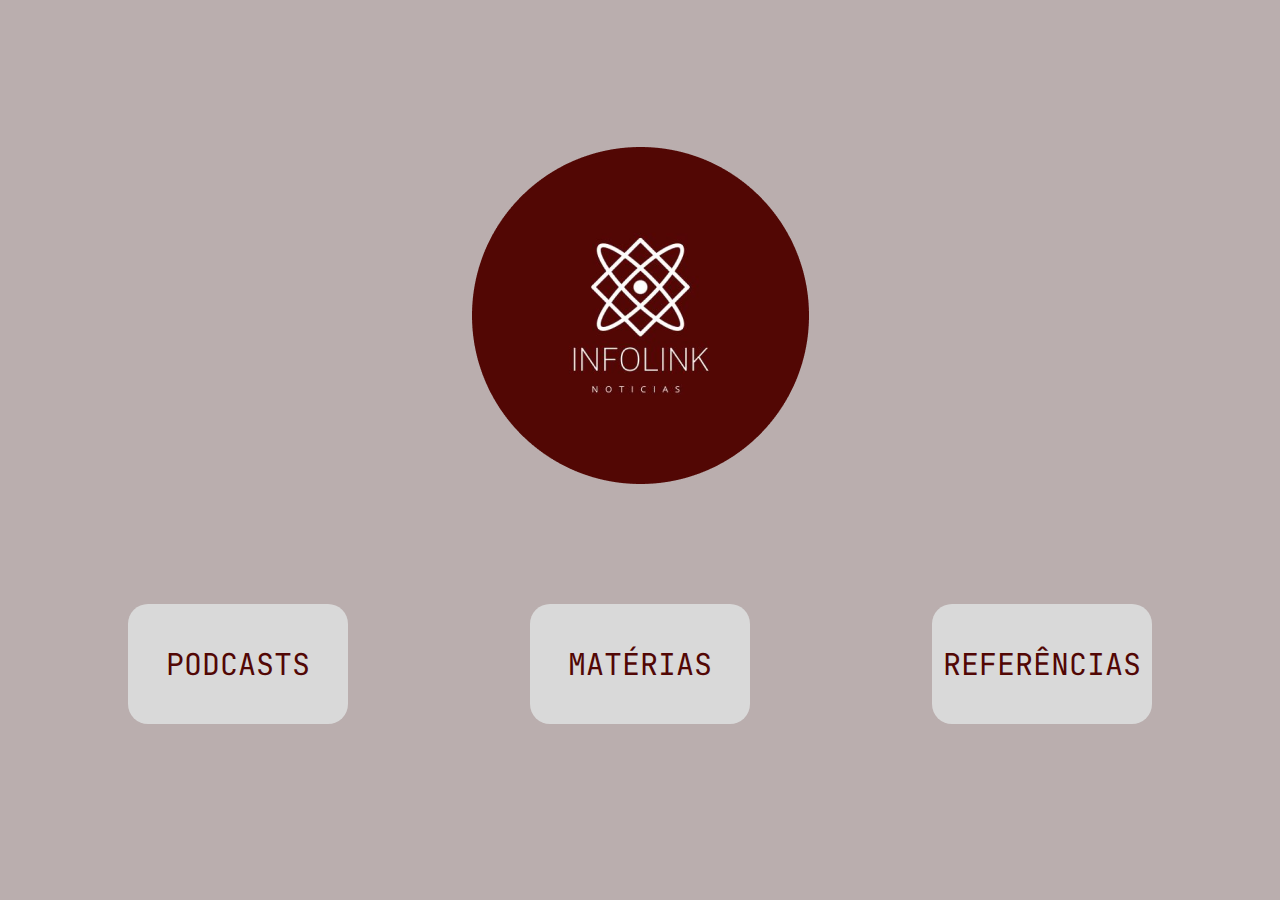
<file: index.html>
<!DOCTYPE html>
<html lang="en">

<head>
    <meta charset="UTF-8">
    <meta http-equiv="X-UA-Compatible" content="IE=edge">
    <meta name="viewport" content="width=device-width, initial-scale=1.0">

    <link rel="preconnect" href="https://fonts.googleapis.com">
    <link rel="preconnect" href="https://fonts.gstatic.com" crossorigin>
    <link href="https://fonts.googleapis.com/css2?family=JetBrains+Mono:wght@400;500;600&display=swap" rel="stylesheet">


    <link rel="stylesheet" href="src/css/reset.css">
    <link rel="stylesheet" href="src/css/style.css">
    <link rel="stylesheet" href="src/css/responsive.css">


    <title>InfoLink</title>
</head>

<body class="container">
    <main class="principal">
        <img class="logo-site" src="src/images/logo.png" alt="logo">

        <div class="menu-buttons">
            <a href="src/pages/podcast.html" class="podcasts-button">PODCASTS</a>
            <a href="src/pages/content.html" class="content-button">MATÉRIAS</a>
            <a href="src/pages/references.html" class="references-button">REFERÊNCIAS</a>
        </div>
    </main>
</body>

</html>
</file>
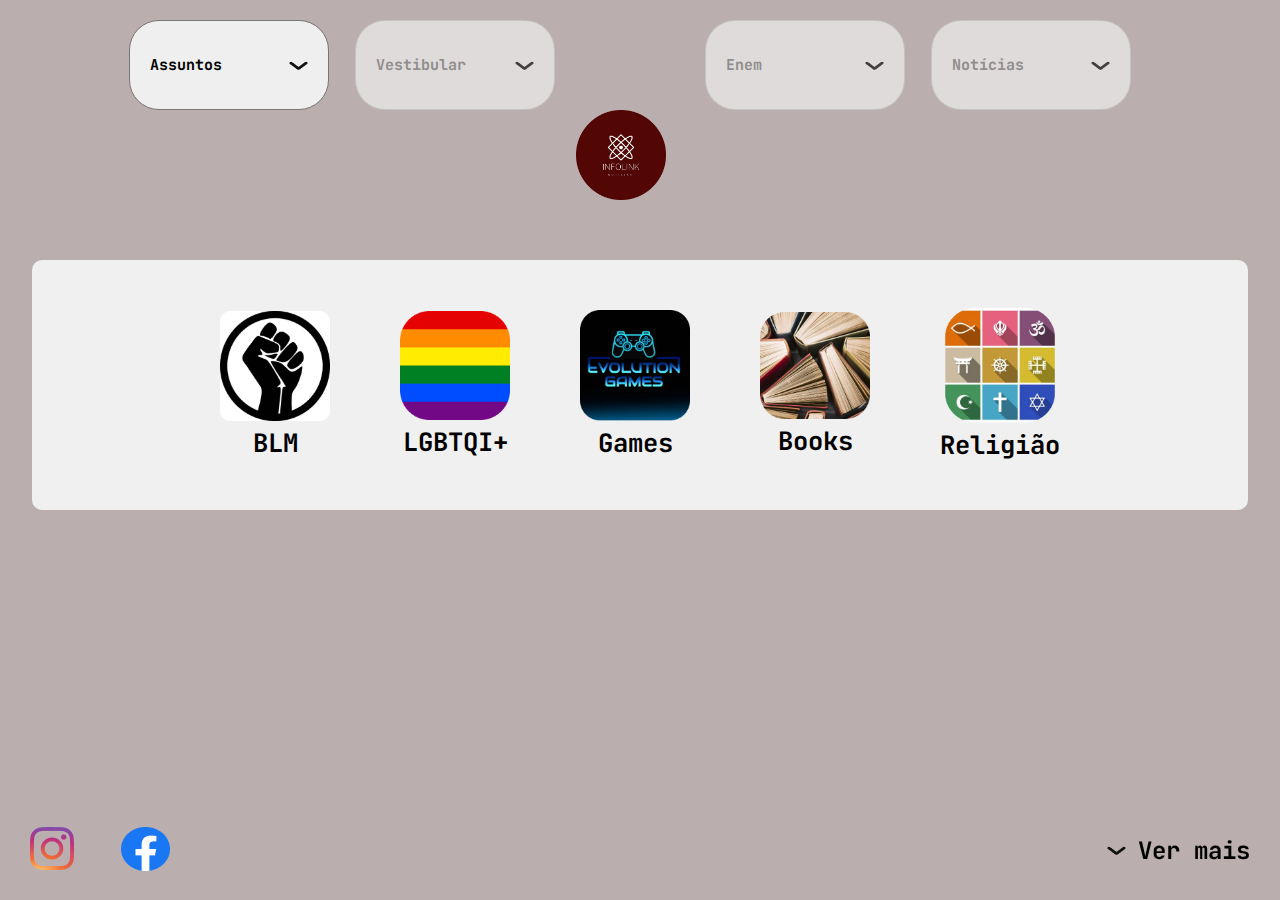
<file: src/pages/content.html>
<!DOCTYPE html>
<html lang="en">

<head>
    <meta charset="UTF-8">
    <meta http-equiv="X-UA-Compatible" content="IE=edge">
    <meta name="viewport" content="width=device-width, initial-scale=1.0">

    <link rel="stylesheet" href="../css/reset.css">
    <link rel="stylesheet" href="../css/content-style.css">
    <link rel="stylesheet" href="../css/content-style-responsive.css">

    <title>Matérias</title>
</head>

<body class="container">

    <header class="header">

        <div class="select-first-division">

            <select name="topics" id="topics">
                <option id="defaultOption" value="" disabled selected hidden>Assuntos</option>
                <option id="cnbOption" value="crime-no-Brasil">Crime no Brasil</option>

            </select>

            <select name="vestibular" id="vestibular" disabled>
                <option value="" disabled selected hidden>Vestibular</option>

            </select>

        </div>

        <img src="../images/logo.png" alt="mini logo">

        <div class="select-last-division">

            <select name="enem" id="enem" disabled>
                <option value="" disabled selected hidden>Enem</option>

            </select>

            <select name="Notices" id="notices" disabled>
                <option value="" disabled selected hidden>Notícias</option>

            </select>
        </div>
    </header>

    <section class="community-container">

        <div class="blm-community">
            <img src="../images/blm.png" alt="blm logo">
            <h2>BLM</h2>
        </div>


        <div class="lgbt-community">
            <img src="../images/lgbt.png" alt="lgbt logo">
            <h2>LGBTQI+</h2>
        </div>


        <div class="games-community">
            <img src="../images/games.png" alt="games logo">
            <h2>Games</h2>
        </div>


        <div class="books-community">
            <img src="../images/books.png" alt="books logo">
            <h2>Books</h2>
        </div>


        <div class="religion-community">
            <img src="../images/religion.png" alt="religiao logo">
            <h2>Religião</h2>
        </div>



    </section>

    <section class="container-illustration close">
        <header class="header-illustration">
            <img class="logo" src="../images/logo.png" alt="mini logo">
            <div class="searchBar">
                <img class="searchIcon" src="../images/search-icon.png" alt="search icon">
                <h2 class="subtitle">Crime no Brasil</h2>
            </div>
            <img id="close-button" src="../images/close.png" alt="symbol X">
        </header>
        <main>
            <img class="paint" src="../images/arte.png" alt="painting in the wall">
            <a class="newsLink" href="../pages/news.html">Começar</a>
        </main>
    </section>

    <footer class="footer">
        <ul class="media">
            <li>
                <a href="" class="link-instagram"><img class="instagram-logo" src="../images/Instagram-icon.png"
                        alt="Instagram logo"></a>
            </li>
            <li>
                <a href="" class="link-facebook"><img class="facebook-logo" src="../images/Facebook-icon.png"
                        alt="Facebook logo"></a>
            </li>
        </ul>

        <div class="see-more">
            <img src="../images/Vector.png" alt="down arrow">
            <h2>Ver mais</h2>
        </div>
    </footer>


    <script src="../js/index.js"></script>
</body>

</html>
</file>
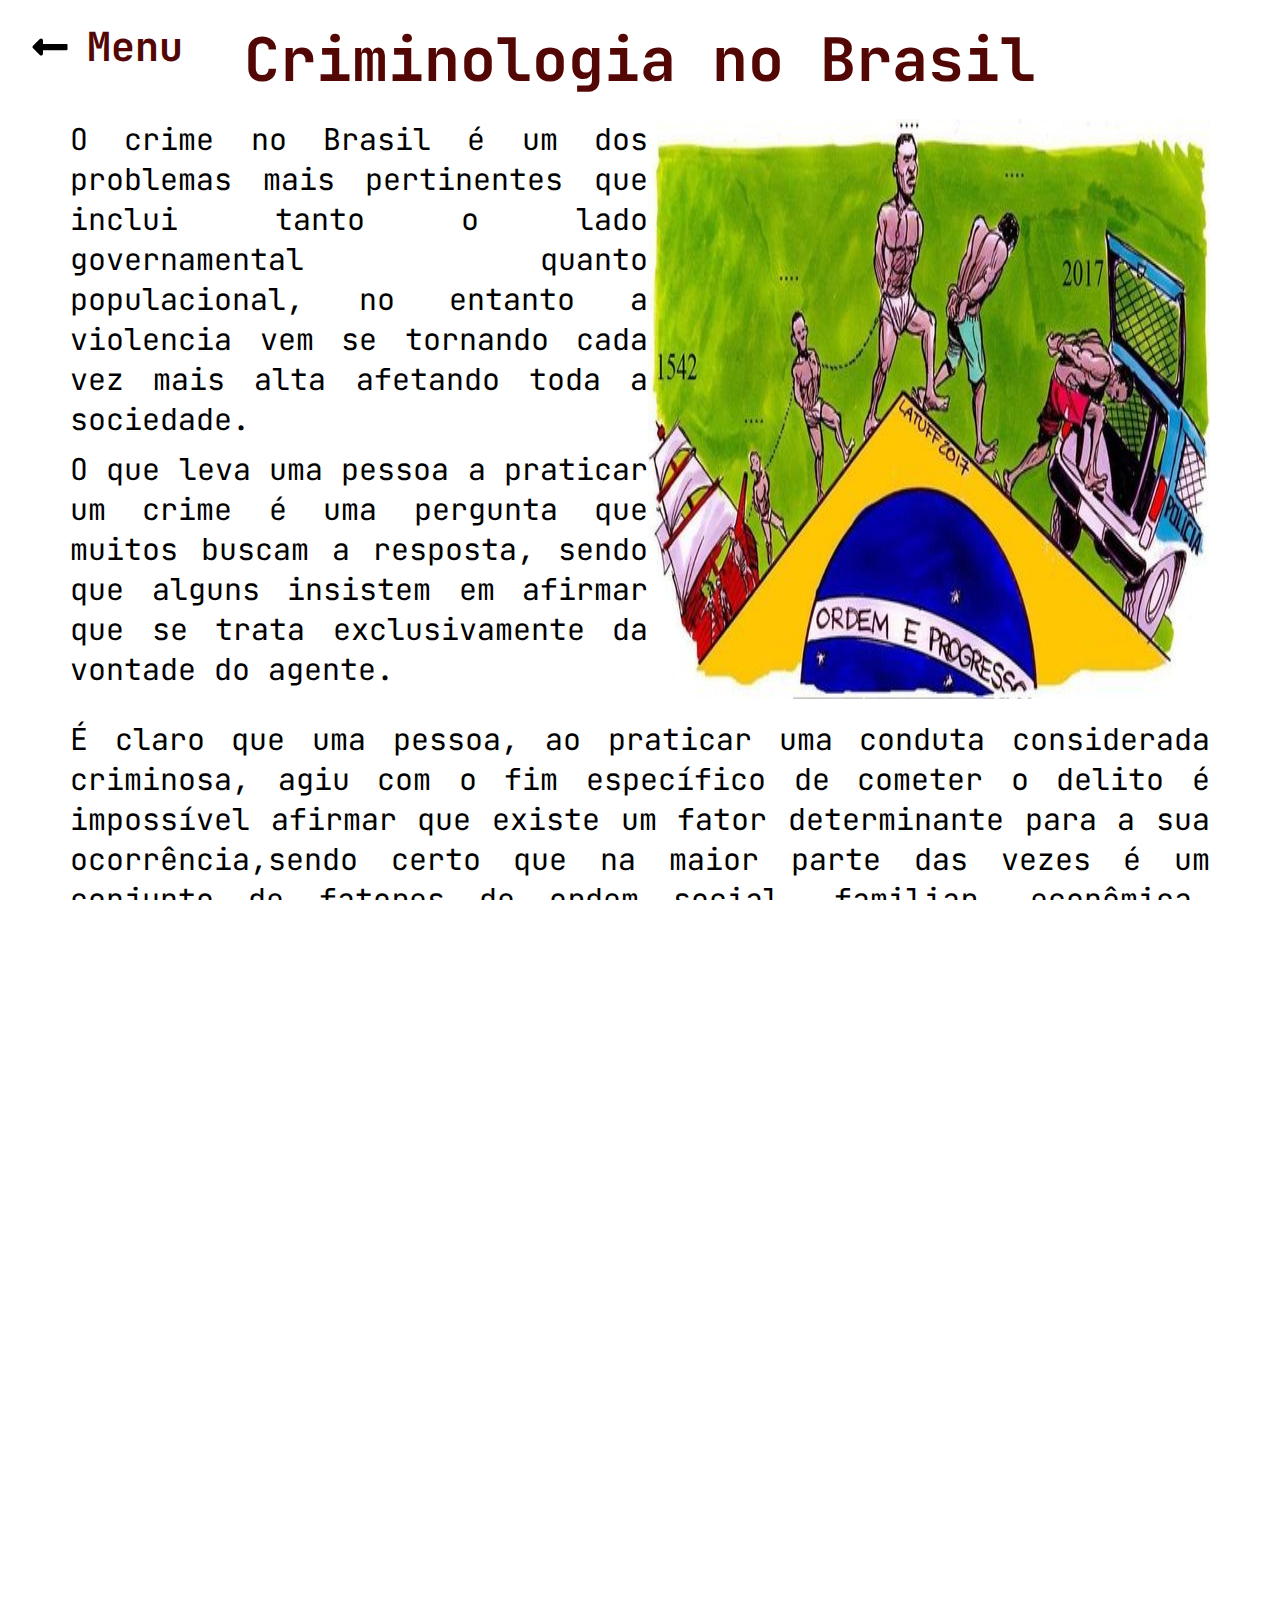
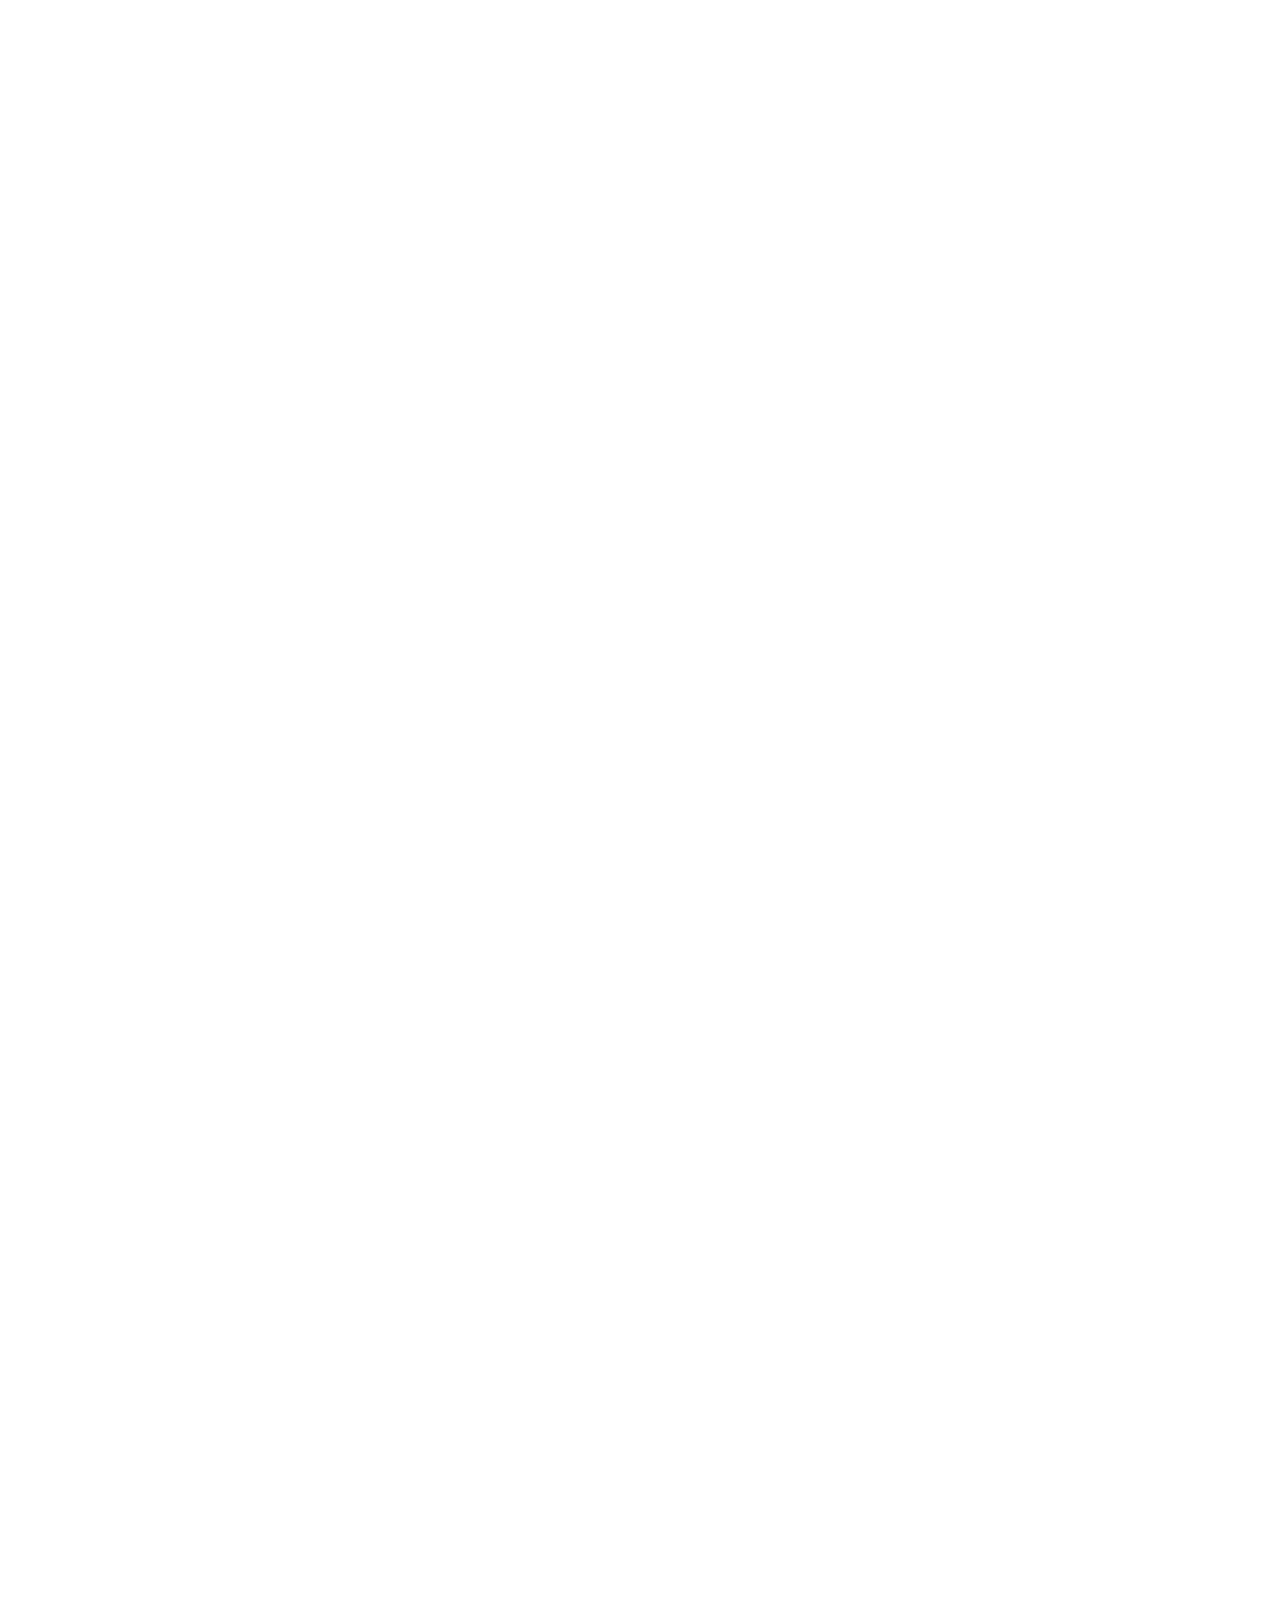
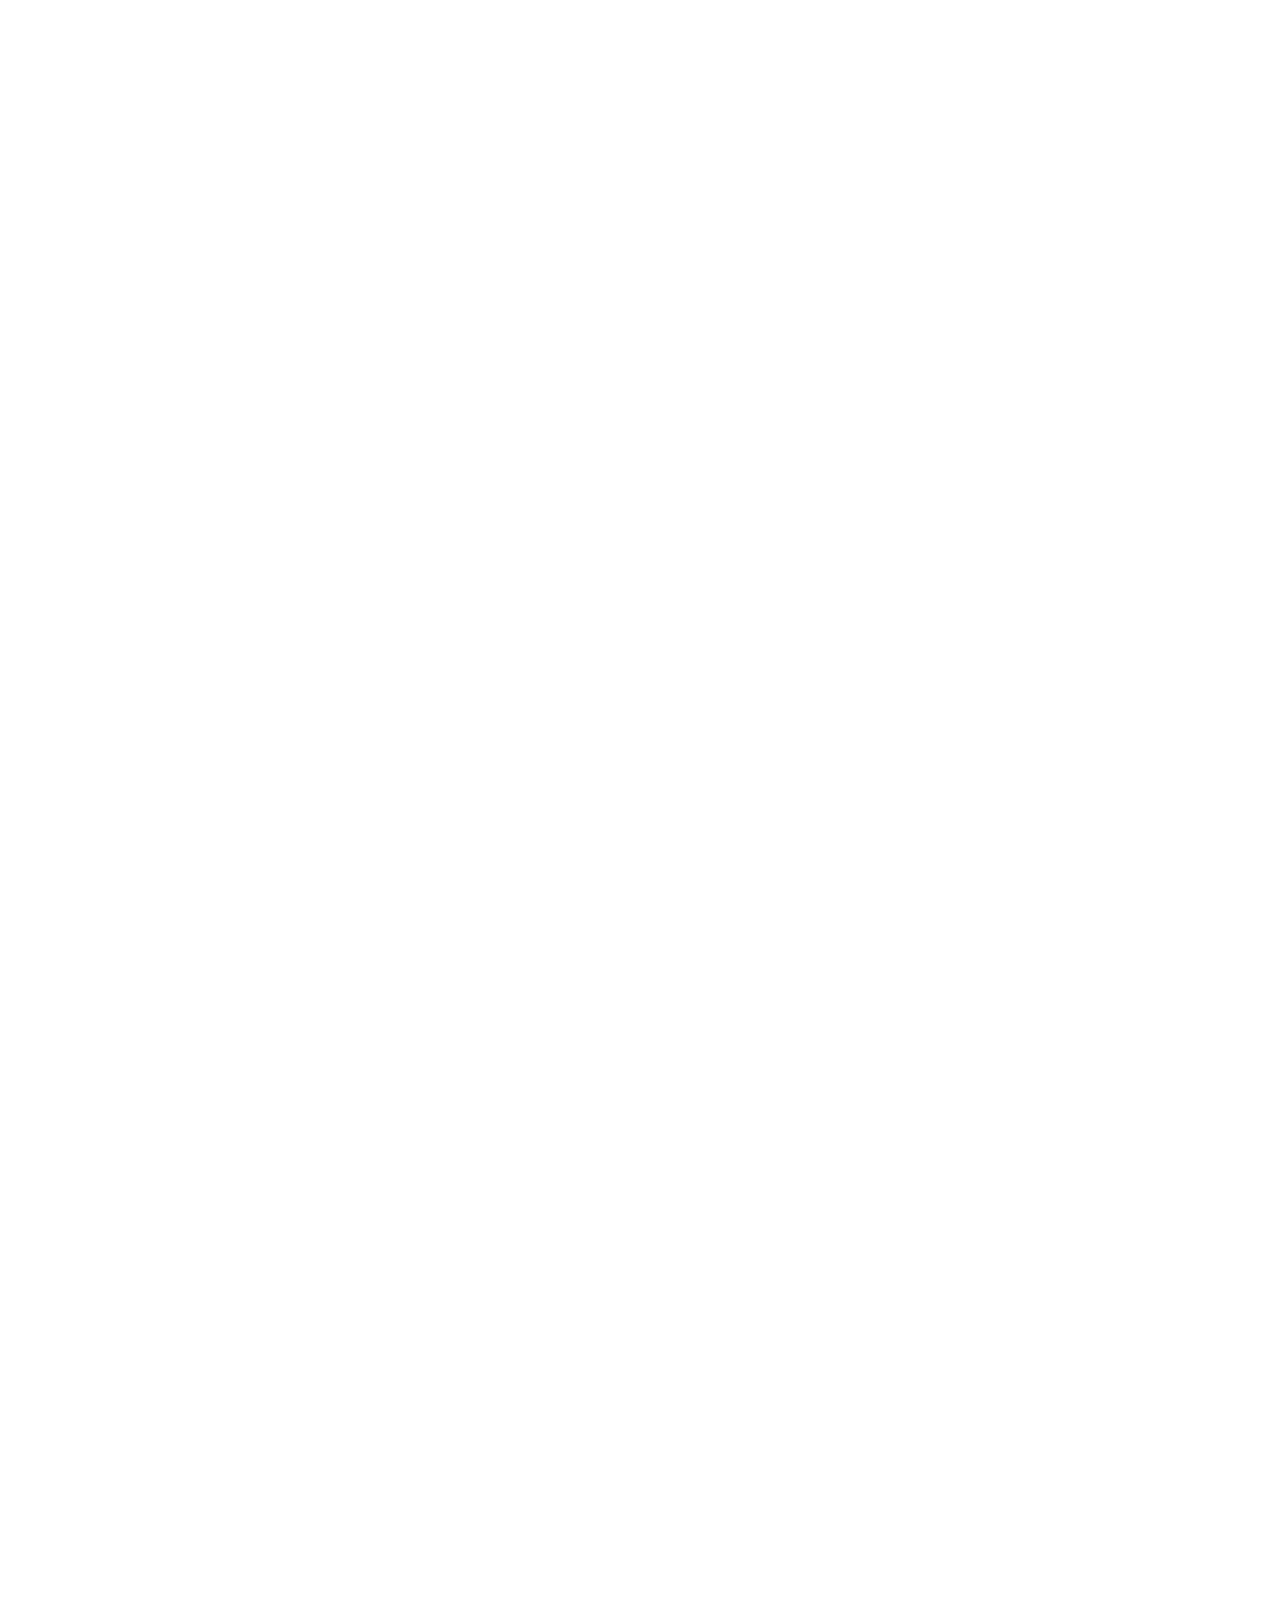
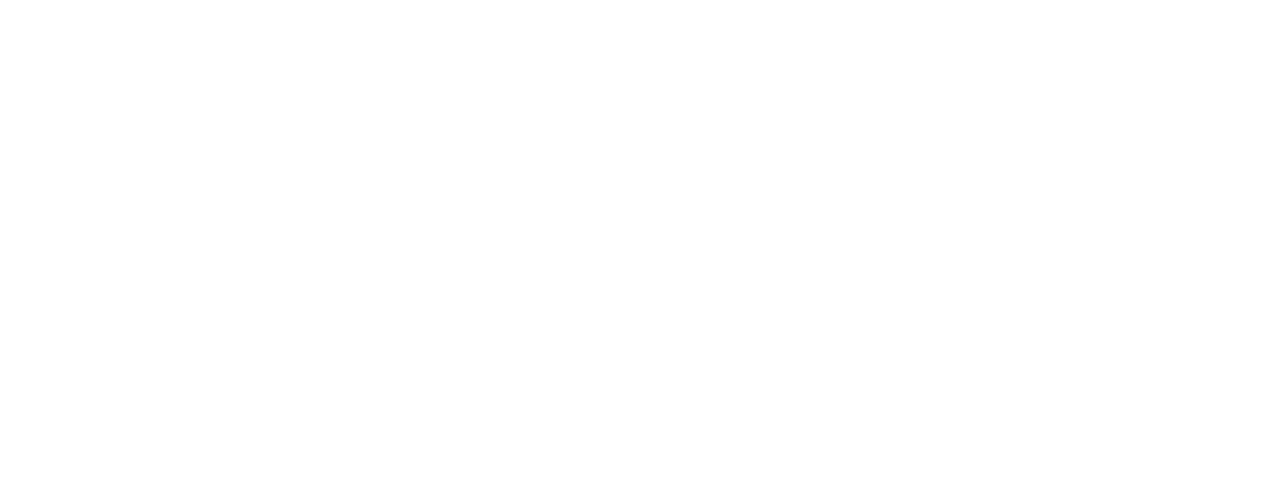
<file: src/pages/news.html>
<!DOCTYPE html>
<html lang="en">

<head>
    <meta charset="UTF-8">
    <meta http-equiv="X-UA-Compatible" content="IE=edge">
    <meta name="viewport" content="width=device-width, initial-scale=1.0">


    <link rel="stylesheet" href="../css/reset.css">
    <link rel="stylesheet" href="../css/news-style.css">
    <link rel="stylesheet" href="../css/news-style-responsive.css">

    <title>News</title>
</head>

<body class="container">
    <section class="criminologia-no-brasil">
        <header class="header">

            <a class="back-button" href="../../index.html">
                <img class="left-arrow" src="../images/arrow-left-.svg" alt="back">
                <h3 class="back-text">Menu</h3>
            </a>

    </header>
        <h2>Criminologia no Brasil</h2>
        <figure>
            <div>
                <p>O crime no Brasil é um dos problemas mais pertinentes que inclui tanto o lado governamental quanto
                    populacional, no entanto a violencia vem se tornando cada vez mais alta afetando toda a sociedade.
                </p>
                <p>O que leva uma pessoa a praticar um crime é uma pergunta que muitos buscam a resposta, sendo que alguns
                    insistem em afirmar que se trata exclusivamente da vontade do agente. </p>
            </div>
            <img src="../images/escravidao.png" alt="escravidao">
        </figure>
        
        <p>É claro que uma pessoa, ao praticar uma conduta considerada criminosa, agiu com o fim específico de cometer o
            delito é impossível afirmar que existe um fator determinante para a sua ocorrência,sendo certo que na maior
            parte das vezes é um conjunto de fatores de ordem social, familiar, econômica, psicológica, emocional, moral
            e varia conforme o tipo de crime praticado e o agente que o pratica.
            Pode ser por vingança, paixão, raiva,necessidade financeira,fraqueza,intenção de obter vantagem econômica
            fácil e dentre vários outros motivos</p>
        <p>Por isso é tão difícil prevenir a prática de um crime, pois cada um tem as suas “razões” e é praticamente
            impossível agir nas peculiaridades e no íntimo de cada indivíduo, até mesmo a atuação do próprio Estado na
            repressão a essas práticas criminosas.</p>
    </section>

    <section class="trafico-para-jovens">
        <h2>Como o tráfico de drogas atrai os jovens</h2>
        <p>Peões em um jogo que movimenta milhões de reais no Brasil, crianças e adolescentes são aliciados para o
            tráfico de drogas cada vez mais cedo no país. Uma pesquisa feita pelo Observatório de Favelas, organização
            localizada no Complexo da Maré, no Rio de Janeiro, mostrou que 13% das pessoas inseridas na comercialização
            de drogas ilícitas tinham entre 10 e 12 anos no ano de 2018, número duas vezes maior do que o registrado em
            2017. Dados disponibilizados pela fundação casa em São Paulo apontam que atualmente há 5.269 jovens entre 12
            e 20 anos cumprindo medida socioeducativa no local (aqueles que têm 18 anos ou mais estão cumprindo penas
            aplicadas quando ainda eram menores de idade).Desses, 2.670 foram apreendidos por tráfico de drogas, o
            equivalente a mais da metade das detenções.
        </p>
        <p>Uma série de fatores tornam os mais jovens vulneráveis ao crime e à exploração infantil com o trabalho no
            tráfico. Portanto, quanto maior o risco de vulnerabilidade, maior a probabilidade das práticas de atos
            infracionais por adolescentes. Para especialistas em segurança pública, os caminhos para combater essa
            violência dobrada são muitos e vão da profissionalização dos jovens até a descriminalização das drogas.</p>
    </section>

    <section>
        <h2>Probabilidade de entrar no crime
        </h2>
        <p>A probabilidade é atribuída em alguns conceitos, como
            por exemplo: A experiência acidental ou improvável de um determinado assunto. No ponto de vista da
            criminalidade clássica, o realce no esclarecimento da disposição de crimes incide em múltiplas causas que
            danificam a preferência por parte das pessoas.
            Na visão de formação de um conjunto de ideias de Políticas Públicas, esse seguimento de resultância pode ser
            insignificante, pois,uma vez que indica causas que estão longe da supervisão Estatal, terá um controle e
            resultado não desejável. Outras esferas abrange no plano ao qual o Estado não tem muito o que
            oferecer(Wilson, 1983).</p>

        <p>Já em dados estatísticos que apontam dados em países em desenvolvimento, como o Brasil, tendema ser menor
            comparação para com países desenvolvidos. No caso de dados de crime, nos quais é necessário que a ordem
            institucional esteja adequadamente funcionando, este problema tem a tendência de ser ainda mais alarmante,
            com o nível de riqueza, em um país em desenvolvimento, é altamente explicativo para o registro adequado dos
            crimes, segundo Soares (2004).</p>
        <figure>
            <img class="favelas" src="../images/favelas.png" alt="favelas">
            <div>
            <p>De acordo com esse contexto, referências de crime de pesquisas mostra dados da população tem mais
                informações estatísticas oficiais de crime. Este ponto mostra a importância da pesquisa que executada.
                Os resultados relacionados a crimes de furto e roubos impressionam, já que 66,13% das vítimas de furto
                não procuram os órgãos competentes para o registro de ocorrência policial. Outro fator importante a
                ressaltar é que 56,29% das vítimas não fizeram o registro policial de que foram vítimas de roubo e
                impressionantes 61,51% das vítimas não fazem o registo de agressão física. Vemos que o local com o maior
                ocorrência para os três tipos de crime são as vias públicas e as cifras para esses crimes chegam a
                ultrapassar 59% dos casos.</p>
            </div>
        </figure>
        <p>
            Percebe-se também relacionados aos materiais em um todo furtados e roubados que as taxas da cifra oculta tem
            a tendência a ser em menor grau e para roubo do que para furto. No caso de crime de agressão física (lesão
            corporal), relacionado ao agressor, é menor, as taxas de cifra oculta ocorrem quando o agressor é ligado a
            segurança privada (51,26%) e quando o agressor é cônjuge ex-cônjuge (52,05%). Já os resultados do modelo
            probit monstram que as variáveis mais que consistem em explicar as taxas da cifra oculta, bem como o
            resultado positivo daquelas, são as faixas relacionadas à menoridade escolar do chefe de domicílio e as
            faixas coo relacionadas a idades de até 29 anos, particularmente para a cifra geral, de crimes de furto e
            roubo. As faixas de rendas conexas de até 2 salários mínimos também mostraram um efeito positivo na cifra
            geral e na relacionada com a de roubo.
        </p>
        <p>
            Dessa maneira, fica a recomendação de que dados relacionadas a crimes em pesquisas amostraiscensitárias
            precisam estar na agenda das agências e institutos de pesquisas do Brasil.
        </p>
    </section>

    <footer class="footer">
        <img class="brasil-flag" src="../images/brasil.png" alt="brasil-flag">
    </footer>
</body>

</html>
</file>
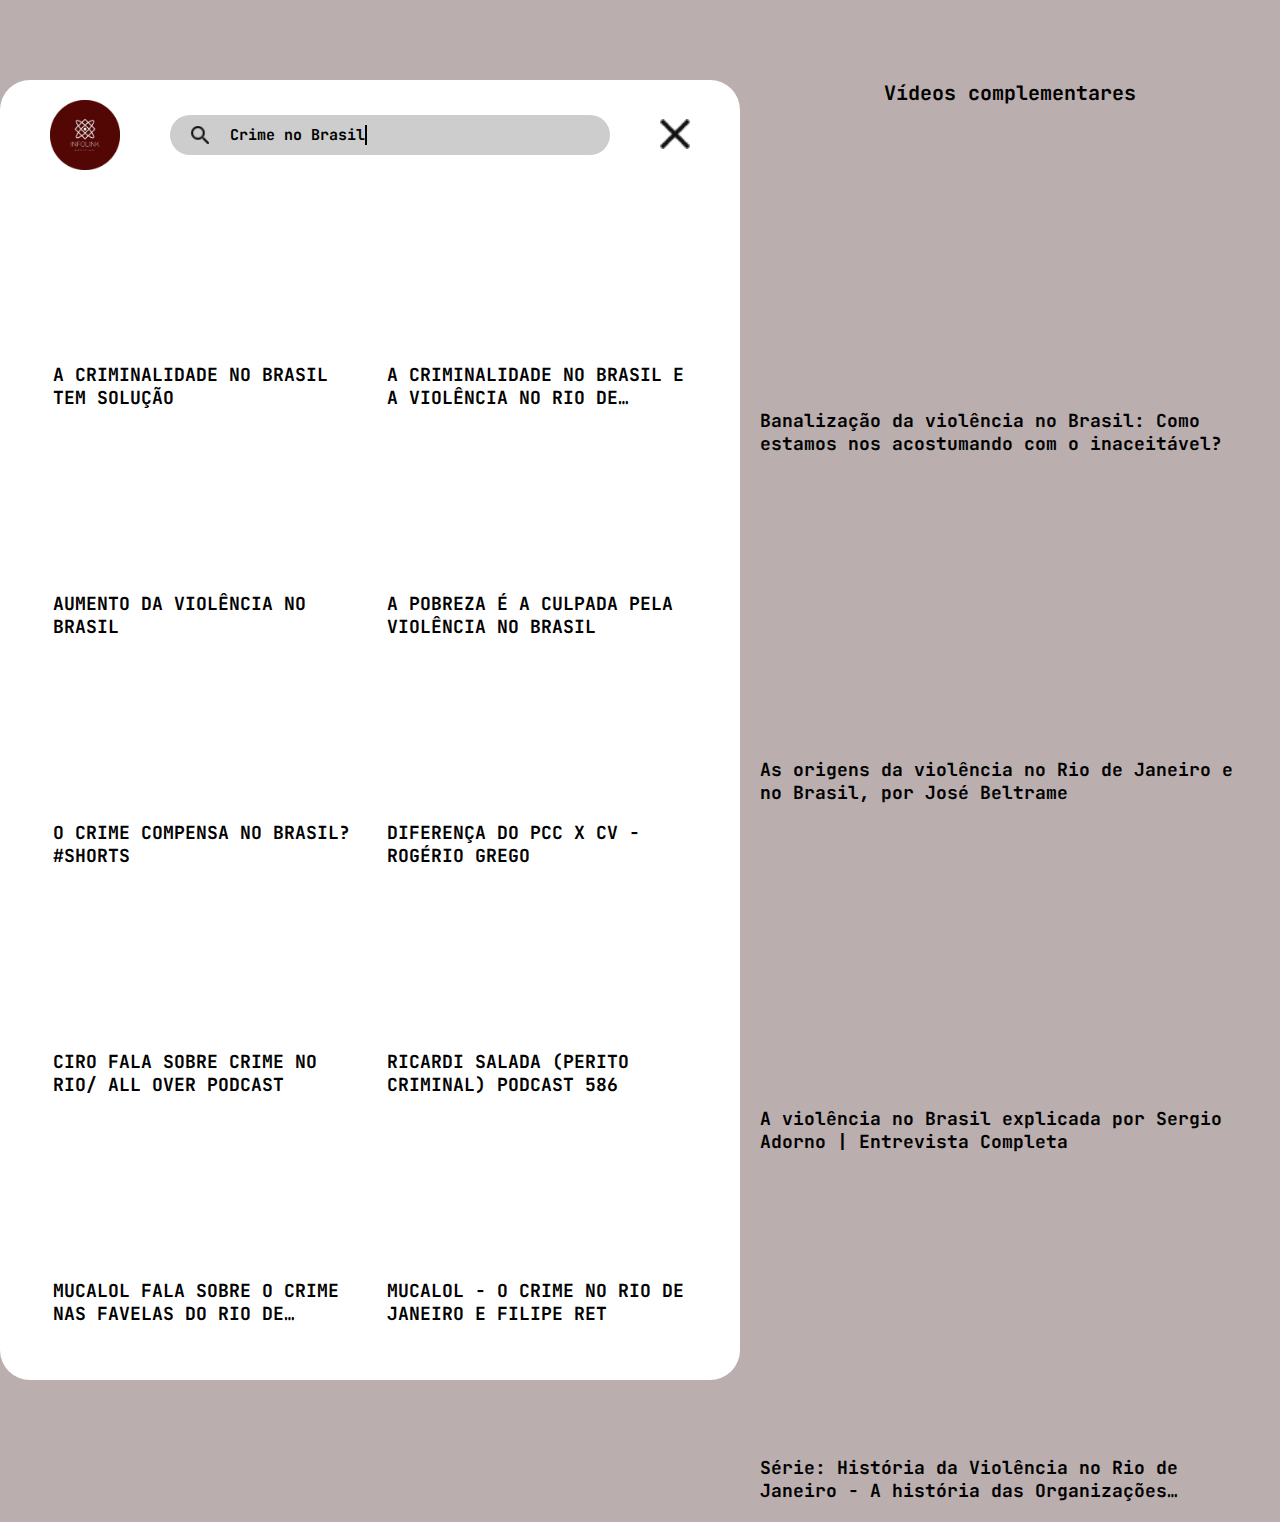
<file: src/pages/podcast.html>
<!DOCTYPE html>
<html lang="en">

<head>
    <meta charset="UTF-8">
    <meta http-equiv="X-UA-Compatible" content="IE=edge">
    <meta name="viewport" content="width=device-width, initial-scale=1.0">

    <link rel="stylesheet" href="../css/reset.css">
    <link rel="stylesheet" href="../css/podcast-style.css">
    <link rel="stylesheet" href="../css/podcast-style-responsive.css">

    <title>Podcasts</title>
</head>

<body class="container">

    <main class="principalVideos">

        <header class="videosHeader">
            <img class="logo" src="../images/logo.png" alt="logo">
            <div class="searchBar">
                <img class="searchIcon" src="../images/search-icon.png" alt="search-icon">
                <h2 class="searchText">Crime no Brasil</h2>
            </div>
            <a href="../../index.html">
                <img class="close" src="../images/close.png" alt="close">
            </a>

        </header>

        <div class="videosContainer"></div>

    </main>

    <aside class="complementaryVideos">
        <h2 class="subtitleCv">Vídeos complementares</h2>

        <div class="cvContainer"></div>
    </aside>


    <script src="../js/podcast-script.js"></script>
</body>

</html>
</file>
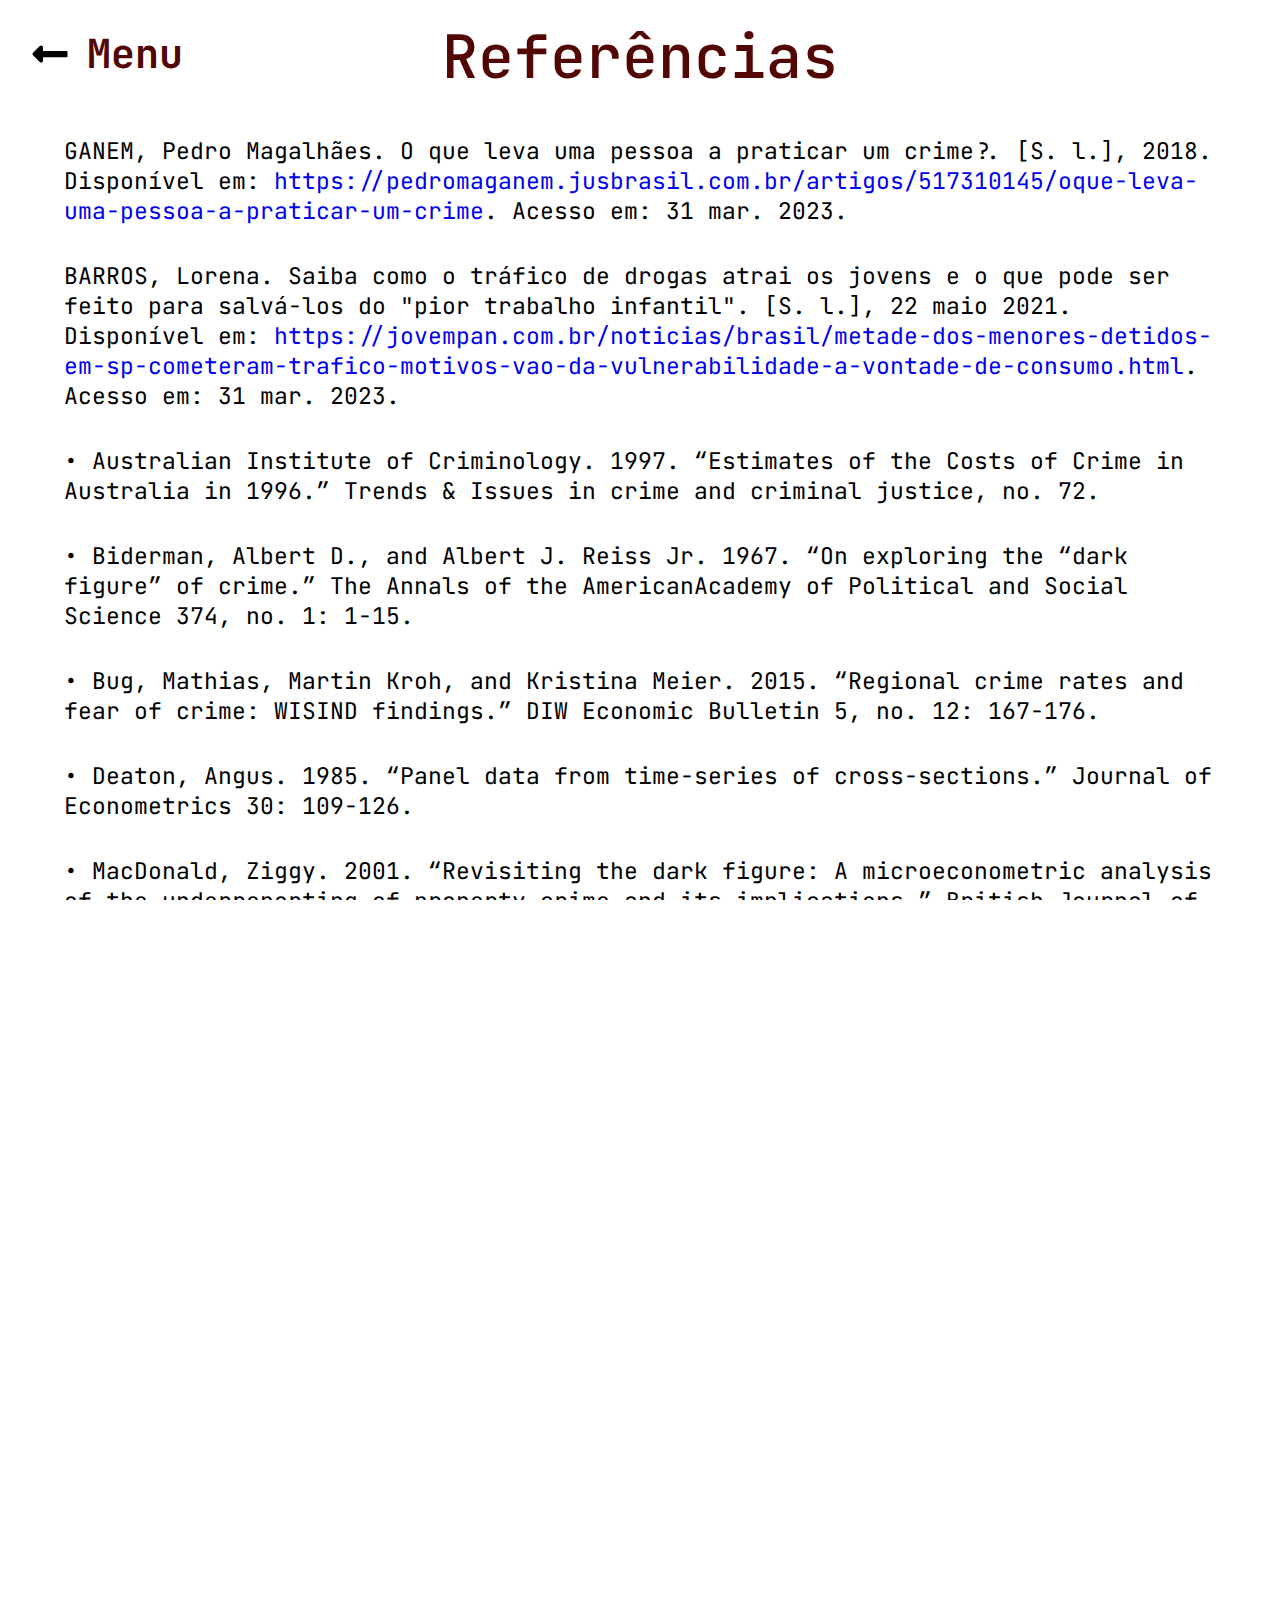
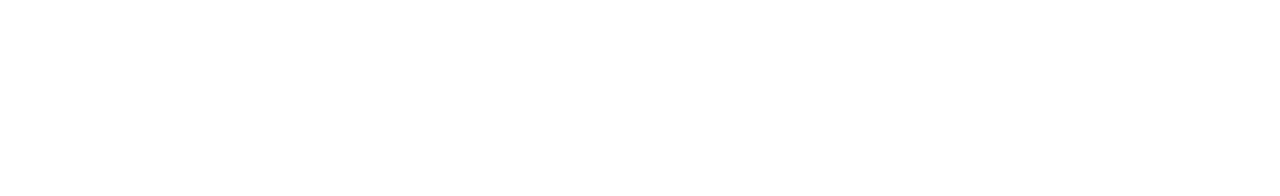
<file: src/pages/references.html>
<!DOCTYPE html>
<html lang="en">

<head>
    <meta charset="UTF-8">
    <meta http-equiv="X-UA-Compatible" content="IE=edge">
    <meta name="viewport" content="width=device-width, initial-scale=1.0">

    <link rel="preconnect" href="https://fonts.googleapis.com">
    <link rel="preconnect" href="https://fonts.gstatic.com" crossorigin>
    <link href="https://fonts.googleapis.com/css2?family=JetBrains+Mono:wght@400;500;600&display=swap" rel="stylesheet">


    <link rel="stylesheet" href="../css/reset.css">
    <link rel="stylesheet" href="../css/reference-style.css">
    <link rel="stylesheet" href="../css/reference-style-responsive.css">

    <title>Referências</title>

</head>

<body class="container">
    <header class="header">

            <a class="back-button" href="../../index.html">
                <img class="left-arrow" src="../images/arrow-left-.svg" alt="back">
                <h3 class="back-text">Menu</h3>
            </a>

        <h2 class="subtitle">Referências</h2>

    </header>

    <article class="article">
        <p class="statistics-and-data">
            GANEM, Pedro Magalhães. O que leva uma pessoa a praticar um crime?. [S. l.], 2018. Disponível em: <a
                href="https://pedromaganem.jusbrasil.com.br/artigos/517310145/oque-leva-uma-pessoa-a-praticar-um-crime" target="_blank">https://pedromaganem.jusbrasil.com.br/artigos/517310145/oque-leva-uma-pessoa-a-praticar-um-crime</a>.
            Acesso em: 31 mar. 2023.

        </p>

        <p class="statistics-and-data">
            BARROS, Lorena. Saiba como o tráfico de drogas atrai os jovens e o que pode ser feito para salvá-los do
            "pior
            trabalho infantil". [S. l.], 22 maio 2021. Disponível em: <a
                href="https://jovempan.com.br/noticias/brasil/metade-dos-menores-detidos-em-sp-cometeram-trafico-motivos-vao-da-vulnerabilidade-a-vontade-de-consumo.html" target="_blank">https://jovempan.com.br/noticias/brasil/metade-dos-menores-detidos-em-sp-cometeram-trafico-motivos-vao-da-vulnerabilidade-a-vontade-de-consumo.html</a>.
            Acesso em: 31 mar. 2023.
        </p>

        <p class="statistics-and-data">
            • Australian Institute of Criminology. 1997. “Estimates of the Costs of Crime in Australia in 1996.” Trends
            &
            Issues in crime and criminal justice, no. 72.
        </p>

        <p class="statistics-and-data">
            • Biderman, Albert D., and Albert J. Reiss Jr. 1967. “On exploring the “dark figure” of crime.” The Annals
            of
            the AmericanAcademy of Political and Social Science 374, no. 1: 1-15.
        </p>

        <p class="statistics-and-data">
            • Bug, Mathias, Martin Kroh, and Kristina Meier. 2015. “Regional crime rates and fear of crime: WISIND
            findings.” DIW Economic Bulletin 5, no. 12: 167-176.
        </p>

        <p class="statistics-and-data">
            • Deaton, Angus. 1985. “Panel data from time-series of cross-sections.” Journal of Econometrics 30: 109-126.
        </p>

        <p class="statistics-and-data">
            • MacDonald, Ziggy. 2001. “Revisiting the dark figure: A microeconometric analysis of the underreporting of
            property crime and its implications.” British Journal of Criminology 41, no. 1: 127-149.
        </p>

        <p class="statistics-and-data">
            • Messner, Steven F. 1984. “The “dark figure” and composite indexes of crime: Some empirical explorations of
            alternative data sources.” Journal of Criminal Justice 12, no. 5: 435- 444.
        </p>

        <p class="statistics-and-data">
            • Penteado Filho, N. S. 2017. Manual Esquemático de Criminologia 7 edição. São Paulo, SP: Saraiva.
        </p>

        <p class="statistics-and-data">
            • Quinteros, Daniel. 2014. “Delitos del espacio público y el problema de la “cifra negra”: una aproximación
            a la
            no-denuncia en Chile.” Política criminal 9, no. 18: 691-712.
        </p>

        <p class="statistics-and-data">
            • Sheu, Chuen-Jim, and Shu-Pin Chiu. 2012. “Determinants of property crime victims to report to the police
            in
            Taiwan.” International Review of Victimology 18, no. 3:251-267.
        </p>

        <p class="statistics-and-data">
            • Skogan, Wesley G. 1977. “Dimensions of the dark figure of unreported crime.” Crime & Delinquency 23, no.
            1:
            41-50.
        </p>

        <p class="statistics-and-data">
            • Soares, Rodrigo R. 2004. “Development, crime and punishment: accounting for the international differences
            in
            crime rates.” Journal of Development Economics 73, no 1: 155- 184.
        </p>

        <p class="statistics-and-data">
            • U.S. Department of Justice, Office of Justice Programs, Bureau of Justice Statistics. 2012. “Victimization
            Not
            Reported to the Police, 2006-2010.” National Crime Victimization Survey, NCJ 238536
        </p>
    </article>
</body>

</html>
</file>
<file: src/css/style.css>
.container {
    background-color: #BAAEAE;
    display: flex;
    justify-content: center;
    align-items: center;
}

.principal {
    width: 100%;
    height: 90%;

    display: flex;
    flex-direction: column;
    align-items: center;
    justify-content: center;
}

.principal .logo-site {
    width: 33.7rem;
    height: 33.7rem;
    margin-bottom: 8rem;
}

.principal .menu-buttons {
    margin-top: 4rem;
    display: flex;
    justify-content: space-between;
    width: 80%;
    height: 15rem;
}

.principal .menu-buttons > a {
    display: flex;
    justify-content: center;
    align-items: center;
    width: 27rem;
    height: 12rem;
    border-radius: 2rem;
    background-color: #D9D9D9;
    font-size: 3rem;
    font-weight: 400;
    color: #520705;
    transition: 0.5s;
}

.principal .menu-buttons > a:hover {
    scale: 1.2;
    cursor: pointer;
}
</file>
<file: src/css/responsive.css>
@media (max-width: 1600px) {
    .container {
        overflow-x: hidden;
    }
    .principal .menu-buttons > a {
        width: 22rem;
        height: 12rem;
        font-size: 3rem;
    }
}

@media (max-width: 998px) {
    .principal .menu-buttons > a {
        width: 19rem;
        font-size: 2rem;
    }    

}

@media (max-width: 768px) {
    .principal .menu-buttons > a {
        width: 15rem;
        height: 12rem;
        font-size: 2rem;
    }    

}

@media (max-width: 635px){
    .principal .logo-site {
        width: 25rem;
        height: 25rem;
        margin-bottom: 0;
        margin-top: 3rem;
    }

    .principal .menu-buttons {
        flex-direction: column;
        align-items: center;
        height: auto;
    }


    
    .principal .menu-buttons > a {
        width: 30rem;
        height: 12rem;
        font-size: 3rem;
        margin-bottom: 2.2rem;
    }
}
</file>
<file: src/css/content-style.css>
.container {
    display: flex;
    flex-direction: column;
    align-items: center;
    background-color: #BAAEAE;
}

.header {
    display: flex;
    position: relative;
    justify-content: space-evenly;
    align-items: center;
    width: 100vw;
    height: auto;
    margin-top: 2rem;
}

select {
    width: 27.5rem;
    height: 9rem;
    margin-right: 2rem;
    border-radius: 3rem;
    font-family: 'JetBrains Mono', monospace;
    font-size: 2.3rem;
    padding-left: 2rem;
    appearance: none;
    -webkit-appearance: none;
    -moz-appearance: none;
    background-image: url('../images/Vector.png');
    background-repeat: no-repeat;
    background-position: calc(100% - 2rem) center;
    
}

.header>img {
    width: 14rem;
    height: 14rem;
    position: absolute;
    bottom: -14rem;
    left: 46.5%;
    animation: out-scaled 0.6s;

}

@keyframes out-scaled {
    0% {
        scale: 5;
        bottom: -60rem;
    }

    100% {
        scale: 1;
    }

}




.community-container {
    display: flex;
    justify-content: center;
    align-items: center;
    background: linear-gradient(0deg, rgba(235, 233, 233, 0.51), rgba(235, 233, 233, 0.51)), linear-gradient(0deg, #F7F7F7, #F7F7F7);
    border-radius: 1rem;
    width: 95%;
    height: 34rem;
    margin-top: 25rem;
}

.community-container>div {
    margin-right: 7rem;
    text-align: center;
    font-size: 2.4rem;
    font-weight: 400;
    transition: 0.3s;

}

.community-container>div:last-child {
    margin-right: 0;
}

.community-container>div:hover {
    scale: 1.2;
    cursor: pointer;
}

.footer {
    position: fixed;
    bottom: 0;
    display: flex;
    justify-content: space-between;
    width: 100vw;
    height: 10rem;
}

.footer .media {
    display: flex;
    justify-content: space-between;
    align-items: center;
    width: 14rem;
    margin-left: 3rem;
}

.footer .media li {
    transition: 0.4s;
}

.footer .media li:hover {
    scale: 1.2;
}

.footer .see-more {
    display: flex;
    align-items: center;
    margin-right: 3rem;
    font-size: 1.6rem;
}

.footer .see-more:hover {
    cursor: pointer;
}

.footer .see-more h2 {
    margin-left: 1.2rem;
}

.container-illustration {
    position: absolute;
    top: 25%;
    display: flex;
    flex-direction: column;
    width: 92rem;
    height: 58rem;
    border-radius: 7rem;
    background-color: #e9dddd;
    box-shadow: 0px 4px 4px rgba(0, 0, 0, 0.25);
    animation: up 1.5s;


}

.header-illustration {
    display: flex;
    justify-content: space-evenly;
    align-items: center;
    width: 100%;
    height: 10rem;
    margin-bottom: 1rem;
}


.logo {
    width: 8rem;
    height: 8rem;
}

.searchBar {
    display: flex;
    align-items: center;
    background-color: #BAAEAE;
    width: 58rem;
    height: 2.5rem;
    border-radius: 2rem;
    padding-left: 2rem;
    
}

.searchIcon{
    width: 1.6rem;
}

.subtitle {
    margin-left: 2rem;
    border-right: #000f 2.4px solid;
    width: 15ch;
    white-space: nowrap;
    overflow: hidden;
    animation: typing 2s steps(10), blinking 0.5s infinite step-end alternate;
    animation-delay: 0.8s;
}

@keyframes typing {
    from {
        width: 0;
    }
}

@keyframes blinking {
    50% {
        border-color: transparent;
    }
}

#close-button:hover {
    cursor: pointer;
    scale: 1.1;
}

.container-illustration main {
    display: flex;
    flex-direction: column;
    align-items: center;
}

.newsLink {
    display: flex;
    justify-content: center;
    align-items: center;
    background-color: #BAAEAE;
    width: 27rem;
    height: 5rem;
    margin-top: 1.4rem;
    font-size: 2.5rem;
    font-weight: 700;
    border-radius: 1rem;
    color: #000;
    transition: 0.6s;
}

.newsLink:hover {
    scale: 1.3;
}

@keyframes up {
    0% {
        top: -100%;
    }
}

.close {
    display: none;
}

.backFreeze {
    overflow-y: hidden;
}
</file>
<file: src/css/content-style-responsive.css>
@media (max-width: 1600px) {
    html {
        overflow-x: hidden;
    }

    select {
        width: 20rem;
        font-size: 1.5rem;
        font-weight: 700;
    }

    .header>img {
        width: 9rem;
        height: 9rem;
        bottom: -9rem;
        left: 45%;
    }

    .community-container {
        margin-top: 15rem;
        height: 25rem;
    }

    .community-container>div {
        margin-right: 7rem;
        text-align: center;
        font-size: 1.7rem;
        font-weight: 400;
        transition: 0.3s;

    }

    .community-container>div>img {
        width: 11rem;
    }

    .community-container>div:hover {
        scale: 1.2;
        cursor: pointer;
    }

    .container-illustration {
        top: 10%;
    }

    .container-illustration .newsLink:hover {
        scale: 1.1;
    }

}

@media (max-width: 992px) {
    .header {
        flex-direction: column;
        margin-top: 10rem;
    }

    .header>div {
        display: flex;
        flex-direction: column;
    }

    select {
        width: 22rem;
        height: 6rem;
        font-size: 2.4rem;
        margin-bottom: 2rem;
    }

    .header>img {
        width: 9rem;
        height: 9rem;
        bottom: -12rem;
        left: 44%;
    }

    .community-container {
        flex-direction: column;
        align-items: center;
        margin-top: 17rem;
        margin-right: 2rem;
        margin-bottom: 2rem;
        width: 20rem;
        height: auto;

    }

    .community-container>div {
        margin-top: 3rem;
        margin-right: 0;
        text-align: center;
        font-size: 1.5rem;
        font-weight: 400;
        transition: 0.3s;

    }

    .community-container>div:last-child {
        margin-bottom: 3rem;
    }

    .footer {
        height: 30rem;
        position: inherit;
        flex-direction: column-reverse;
        align-items: center;
    }

    .footer .media {
        margin: 4rem 0;
        margin-right: 2rem;
    }

    .container-illustration {
        top: 25%;
        width: 65rem;
    }

    .container-illustration .header-illustration {
        margin-top: 2rem;
    }

    .container-illustration .searchBar {
        width: 42rem;
    }

    .paint {
        width: 60rem;
        margin: 4rem auto;
    }

}

@media (max-width: 768px) {
    select {
        width: 20rem;
        height: 6rem;
        font-size: 1.9rem;
    }

    .header>img {
        width: 7rem;
        height: 7rem;
        left: 39%;
    }

    .community-container {
        margin-top: 18rem;
        height: auto;
    }

    .container-illustration {
        top: 15%;
        width: 64rem;
    }

   

}

@media (max-width: 687px){
    .container-illustration {
        top: 25%;
        width: 33rem; 
        height: 45rem;
    }

    .container-illustration .header-illustration {
        margin-top: 2rem;
    }

    .container-illustration .searchBar {
        width: 15rem;
        font-size: 0.7rem;
    }

    .paint {
        width: 30rem;
        margin: 4rem auto;
    }
}
</file>
<file: src/css/news-style.css>
h2 {
    font-size: 3.2rem;
    font-weight: 700;
    color: #520705;
    margin-top: 2rem;
    margin-bottom: 2rem;
}

p {
    font-size: 3rem;
    margin-bottom: 1rem;
    text-align: justify;
}

section {
    padding-left: 7rem;
    padding-right: 7rem;
    display: flex;
    flex-wrap: wrap;
    flex-direction: column;
    align-items: center;
}

.container {
    display: flex;
    flex-direction: column;
    overflow-x: hidden;
    position: relative;
}

.back-button {
    position: absolute;
    left: 3rem;
    top: 2rem;
    display: flex;
    align-items: center;
    color: #520705;
    animation: moveLeft 1s infinite;
}


@keyframes moveLeft{
    0% {
        left: 2rem;
    }
    50%{
        left: 3rem;
    }
    100% {
        left: 2rem;
    }
}

.back-button > img {
    margin-right: 1.7rem;
}

.left-arrow {
    width: 4rem;
    height: 4rem;
}

.back-text {
    font-size: 4rem;
}

.criminologia-no-brasil {
    display: flex;
    flex-direction: column;
    align-items: center;
}

.criminologia-no-brasil h2 {
    font-size: 6rem;
}

figure {
    display: flex;
    margin-bottom: 2rem;
}

.favelas {
    margin-right: 1rem;
}

.footer {
    width: 100vw;
    height: 30rem;
    margin-top: 10rem;
}

.brasil-flag {
    width: 100%;
    height: 100%;
}
</file>
<file: src/css/news-style-responsive.css>
@media (max-width: 1050px) {
    
    .back-button {
        display: none;
    }

    p {
        font-size: 2rem;
    }
}

@media (max-width: 850px) {
    h2 {
        font-size: 2rem;
    }

    img {
        width: 30rem;
    }
}

@media (max-width: 600px) {

    img {
        width: 20rem;
    }
}

@media (max-width: 450px) {

    .criminologia-no-brasil h2 {
        font-size: 3rem;
        text-align: center;
    }

    h2 {
        font-size: 1.6rem;
        margin: 2.7rem;
    }

    figure {
        flex-direction: column;
    }

    img {
        width: 35rem;
    }

    section {
        padding-left: 2rem;
        padding-right: 2rem;
    }

    p {
        max-width: 35rem;
    }

}

@media (max-width: 400px) {
    p {
        max-width: 32rem;
    }
}
</file>
<file: src/css/podcast-style.css>
.tituloVideoSec {
    display: -webkit-box;
  -webkit-line-clamp: 2;
  -webkit-box-orient: vertical;
  overflow: hidden;
  text-overflow: ellipsis;
  max-width: 500px;
  font-size: 1.8rem;
}

.tituloVideoPrin {
    display: -webkit-box;
  -webkit-line-clamp: 2;
  -webkit-box-orient: vertical;
  overflow: hidden;
  text-overflow: ellipsis;
  max-width: 300px;
  font-size: 1.8rem;
}

.container {
    display: flex;
    justify-content: space-evenly;
    background-color: #BAAEAE;    
}

.container .principalVideos {
    background-color: #ffffff;
    border-radius: 3rem;
    width: 80rem;
    margin-top: 8rem;
    height: 130rem;
    display: flex;
    flex-direction: column;
    align-items: center;
}

.container .principalVideos .videosHeader {
    margin-top: 2rem;
    display: flex;
    justify-content: space-evenly;
    align-items: center;
    height: 7rem;
    width: 100%;
    margin-bottom: 3rem;
}

.container .principalVideos .videosHeader .logo {
    width: 7rem;
    height: 7rem;
}

.container .principalVideos .videosHeader .searchBar {
    background-color: #CECDCD;
    width: 44rem;
    height: 4rem;
    display: flex;
    align-items: center;
    border-radius: 3rem;
}

.container .principalVideos .videosHeader .searchBar .searchText {
    width: 15ch;
    white-space: nowrap;
    overflow: hidden;
    border-right: #000f 2.4px solid;
    animation: typing 2s steps(10), blinking 0.5s infinite step-end alternate;

}

@keyframes typing {
    from {
        width: 0;
    }
}

@keyframes blinking {
    50% {
        border-color: transparent;
    }
}

.container .principalVideos .videosHeader .searchIcon {
    width: 2rem;
    height: 2rem;
    margin: auto 2rem;
}

.container .principalVideos .videosHeader .close {
    width: 3rem;
    height: 3rem;
    transition: 0.3s;
}

.container .principalVideos .videosHeader .close:hover {
    scale: 1.2;
    cursor: pointer;
}

.container .principalVideos .videosContainer {
    width: 95%;
    margin-bottom: 3rem;
    height: auto;
    display: flex;
    flex-wrap: wrap;
    justify-content: space-evenly;
}

.container .principalVideos .videosContainer .videoPrinc {
    margin-bottom: 2rem;
}

.container .complementaryVideos {
    margin-top: 8rem;
    display: flex;
    flex-direction: column;
    align-items: center;
}

.container .complementaryVideos .subtitleCv {
    font-size: 2rem;
}

.container .complementaryVideos .cvContainer {
    height: 190rem;
}

.videoSec {
    margin: 2rem;
}
</file>
<file: src/css/podcast-style-responsive.css>
@media (max-width: 689px) {
    .tituloVideoSec {
      max-width: 300px;
    }
    
    .tituloVideoPrin {
      max-width: 300px;
    }
    
    .container {
        flex-direction: column;
        align-items: center;
        justify-content: flex-start;
    }
    
    .container .principalVideos {
        border-radius: 2rem;
        width: 35rem;
        margin-top: 2rem;
        height: 260rem;
    }

    .container .principalVideos iframe {
        width: 300px;
        height: 160px;
    }
    
    .container .principalVideos .videosHeader .logo {
        width: 4rem;
        height: 4rem;
    }
    
    .container .principalVideos .videosHeader .searchBar {
        width: 22rem;
    }

    .container .principalVideos .videosHeader .searchBar .searchText {
        animation: none;
        border: none;
    }
    
    .container .principalVideos .videosHeader .close {
        width: 2rem;
        height: 2rem;
    }
    
    .container .principalVideos .videosContainer .videoPrinc {
        margin-bottom: 2rem;
    }

    .container .complementaryVideos .cvContainer {
        height: 86rem;
    }

    .container .complementaryVideos .cvContainer iframe {
        width: 300px;
        height: 160px;
    }
    
    .videoSec {
        margin: 2rem;
        height: 23rem;
    }
}
</file>
<file: src/css/reference-style.css>
.container {
    display: flex;
    flex-direction: column;
    overflow-x: hidden;
}

.header {
    position: relative;
    display: flex;
    justify-content: center;
    margin-top: 1.7rem;
    margin-bottom: 4rem;
}


.back-button {
    position: absolute;
    left: 3rem;
    top: 1rem;
    display: flex;
    align-items: center;
    color: #520705;
    animation: moveLeft 1s infinite;
}


@keyframes moveLeft{
    0% {
        left: 2rem;
    }
    50%{
        left: 3rem;
    }
    100% {
        left: 2rem;
    }
}

.back-button > img {
    margin-right: 1.7rem;
}

.left-arrow {
    width: 4rem;
    height: 4rem;
}

.back-text {
    font-size: 4rem;
}


.subtitle {
    font-size: 6rem;
    font-weight: 500;
    color: #520705;
}

.article {
    display: flex;
    flex-direction: column;
    align-items: center;
    width: 100%;

}

.statistics-and-data {
    width: 90%;
    font-size: 2.3rem;
    font-weight: 400;
    margin-bottom: 3.5rem;
    
}
</file>
<file: src/css/reference-style-responsive.css>
@media (max-width: 950px) {
    .statistics-and-data {
        font-size: 2rem;
    }
}

@media (max-width: 800px) {
    .statistics-and-data {
        font-size: 1.7rem;
    }

    .back-button {
        display: none;
    }
}

@media (max-width: 680px) {
    .statistics-and-data {
        font-size: 1.2rem;
    }
}

@media (max-width: 500px) {
    .article {
       width:95%;
    }
    .statistics-and-data {
        font-size: 1rem;
    }
    
    .subtitle {
        font-size: 2.5rem;
    }
    
}

@media (max-width: 400px) {
    .statistics-and-data {
        font-size: 0.8rem;
    }
}
</file>
